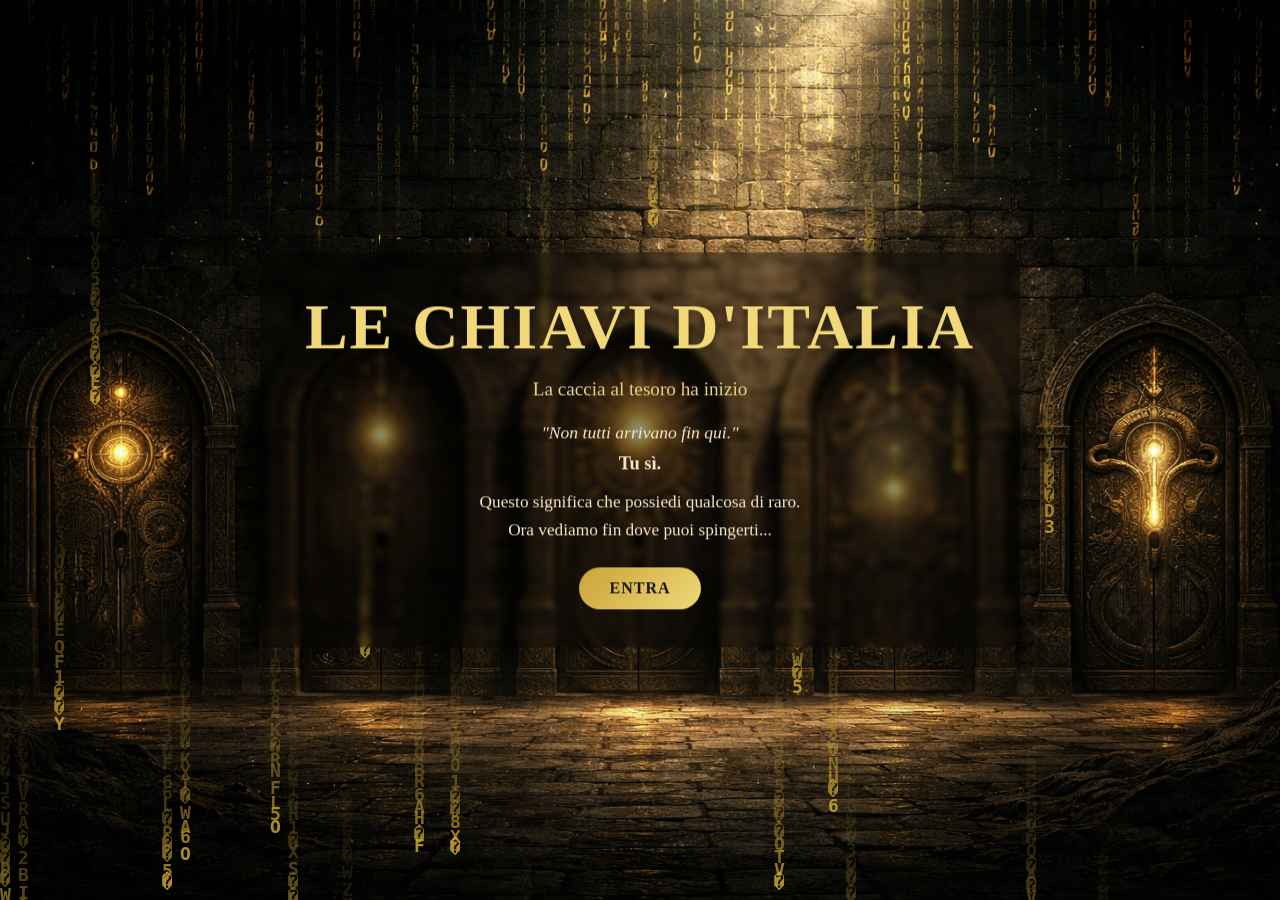
<file: index.html>
<!DOCTYPE html>
<html lang="it">
<head>
  <!-- ===== BASE ===== -->
  <meta charset="UTF-8">
  <meta name="viewport" content="width=device-width, initial-scale=1.0">
  <title>Le Chiavi d'Italia</title>

  <!-- ===== CSS ===== -->
  <link rel="stylesheet" href="style.css">
</head>

<body class="home">

  <!-- ===== SFONDO PORTONI ===== -->
  <img src="file_00000000813471f485af95f5decb4fe4.png" class="bg" alt="Portoni">

  <!-- ===== PIOGGIA DI CARATTERI ===== -->
  <canvas id="matrix"></canvas>

  <!-- ===== FINESTRA CENTRALE ===== -->
  <div class="overlay">
    <h1>LE CHIAVI D'ITALIA</h1>
    <p class="subtitle">La caccia al tesoro ha inizio</p>
    <p class="quote">"Non tutti arrivano fin qui."</p>
    <p class="bold">Tu sì.</p>
    <p class="desc">
      Questo significa che possiedi qualcosa di raro.<br>
      Ora vediamo fin dove puoi spingerti...
    </p>
    <a href="#" class="btn" id="entraBtn">ENTRA</a>

<div class="codice-box" id="codiceBox">
  <input type="text" id="codiceInput" placeholder="Codice" maxlength="4" autocomplete="off">
</div>
  </div>

  <!-- ===== SCRIPT PIOGGIA ORO ===== -->
  <script>
    const canvas = document.getElementById("matrix");
    const ctx = canvas.getContext("2d");

    const letters = "𓂀𓆣𓅓𓋹𓃭𓂋𓁹𓆑𓊃𓏏𓈖𓍿ABCDEFGHIJKLMNOPQRSTUVWXYZ0123456789";
    const fontSize = 18;
    let columns = 0;
    let drops = [];

    function setCanvasSize() {
      canvas.width = window.innerWidth;
      canvas.height = window.innerHeight;
    }

    function createDrops() {
      columns = Math.floor(canvas.width / fontSize);
      drops = [];

      for (let i = 0; i < columns; i++) {
        if (Math.random() > 0.65) {
          drops[i] = Math.random() * canvas.height / fontSize;
        } else {
          drops[i] = -100;
        }
      }
    }

    function draw() {
      /* svanisce solo quello già disegnato sul canvas */
      ctx.globalCompositeOperation = "destination-out";
      ctx.fillStyle = "rgba(0, 0, 0, 0.14)";
      ctx.fillRect(0, 0, canvas.width, canvas.height);

      /* torna al disegno normale */
      ctx.globalCompositeOperation = "source-over";

      ctx.fillStyle = "rgba(212, 175, 55, 0.78)";
      ctx.shadowColor = "rgba(212, 175, 55, 0.12)";
      ctx.shadowBlur = 1;
      ctx.font = "bold " + fontSize + "px monospace";

      for (let i = 0; i < drops.length; i++) {
        if (drops[i] < 0) {
          if (Math.random() > 0.997) {
            drops[i] = 0;
          }
          continue;
        }

        const text = letters.charAt(Math.floor(Math.random() * letters.length));
        const x = i * fontSize;
        const y = drops[i] * fontSize;

        ctx.fillText(text, x, y);

        if (y > canvas.height && Math.random() > 0.985) {
          if (Math.random() > 0.55) {
            drops[i] = 0;
          } else {
            drops[i] = -100;
          }
        } else {
          drops[i] += 0.55 + Math.random() * 0.45;
        }
      }
    }

    setCanvasSize();
    createDrops();
    setInterval(draw, 55);

    window.addEventListener("resize", () => {
      setCanvasSize();
      createDrops();
    });
  </script>

</body>
</html>
</file>
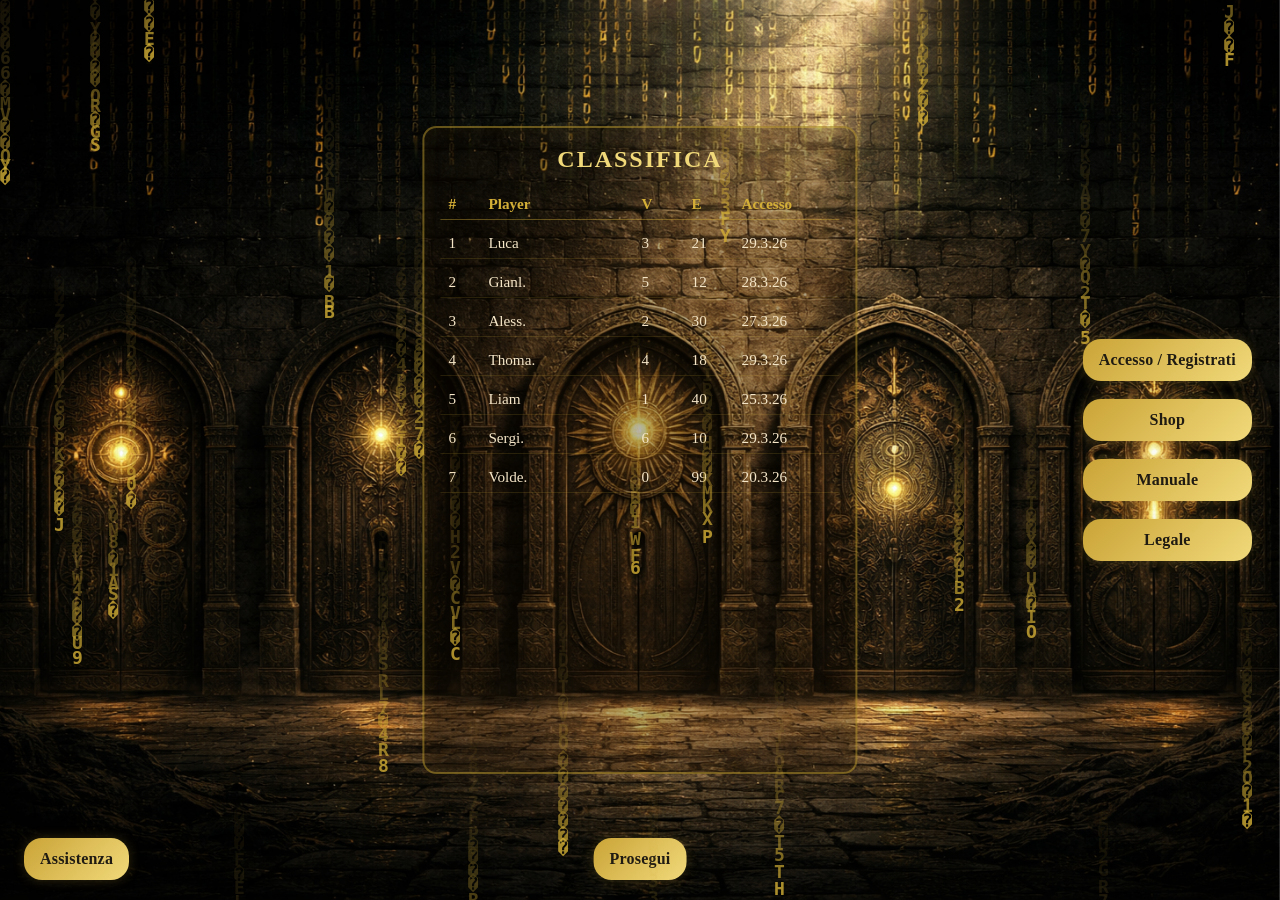
<file: hub.html>
<!DOCTYPE html>
<html lang="it">
<head>
  <!-- ===== BASE HUB ===== -->
  <meta charset="UTF-8">
  <meta name="viewport" content="width=device-width, initial-scale=1.0">
  <title>Hub - Le Chiavi d'Italia</title>

  <!-- ===== CSS ===== -->
  <link rel="stylesheet" href="style.css">
</head>

<body class="hub-page">

  <!-- ===== SFONDO PORTONI ===== -->
  <img src="file_00000000813471f485af95f5decb4fe4.png" class="bg" alt="Portoni">

  <!-- ===== PIOGGIA DI CARATTERI ===== -->
  <canvas id="matrix"></canvas>

  <!-- ===== FINESTRA CENTRALE HUB ===== -->
  <div class="hub-shell">

    <!-- ===== CLASSIFICA CENTRALE ===== -->
    <div class="hub-center">
      <div class="classifica-box">
        <h2>CLASSIFICA</h2>

        <div class="classifica-lista">
          <div class="riga header">
            <span>#</span>
            <span>Player</span>
            <span>V</span>
            <span>E</span>
            <span>Accesso</span>
          </div>

          <div class="riga"><span>1</span><span>Luca</span><span>3</span><span>21</span><span>29.3.26</span></div>
          <div class="riga"><span>2</span><span>Gianluca</span><span>5</span><span>12</span><span>28.3.26</span></div>
          <div class="riga"><span>3</span><span>Alessandro</span><span>2</span><span>30</span><span>27.3.26</span></div>
          <div class="riga"><span>4</span><span>Thomas</span><span>4</span><span>18</span><span>29.3.26</span></div>
          <div class="riga"><span>5</span><span>Liam</span><span>1</span><span>40</span><span>25.3.26</span></div>
          <div class="riga"><span>6</span><span>Sergio</span><span>6</span><span>10</span><span>29.3.26</span></div>
          <div class="riga"><span>7</span><span>Voldemort</span><span>0</span><span>99</span><span>20.3.26</span></div>
        </div>
      </div>
    </div>

    <!-- ===== MENU DESTRA ===== -->
  <div class="hub-right">
  <a href="accesso.html" class="hub-btn menu-btn">Accesso / Registrati</a>
  <a href="shop.html" class="hub-btn menu-btn">Shop</a>
  <a href="manuale.html" class="hub-btn menu-btn">Manuale</a>
  <a href="legale.html" class="hub-btn menu-btn">Legale</a>
</div>
    <!-- ===== BASSO HUB ===== -->
    <div class="hub-bottom">
      <a href="#" class="hub-btn assistenza-btn">Assistenza</a>
      <a href="#" class="hub-btn prosegui-btn">Prosegui</a>
    </div>

  </div>

  <!-- ===== SCRIPT TAGLIO NOMI ===== -->
  <script>
    document.querySelectorAll('.riga').forEach((riga, index) => {
      if (index === 0) return; // salta header

      const nome = riga.children[1];
      if (!nome) return;

      let testo = nome.textContent.trim();

      if (testo.length > 5) {
        nome.textContent = testo.substring(0, 5) + '.';
      }
    });
  </script>

  <!-- ===== SCRIPT PIOGGIA ORO ===== -->
  <script>
    const canvas = document.getElementById("matrix");
    const ctx = canvas.getContext("2d");

    const letters = "𓂀𓆣𓅓𓋹𓃭𓂋𓁹𓆑𓊃𓏏𓈖𓍿ABCDEFGHIJKLMNOPQRSTUVWXYZ0123456789";
    const fontSize = 18;
    let columns = 0;
    let drops = [];

    function setCanvasSize() {
      canvas.width = window.innerWidth;
      canvas.height = window.innerHeight;
    }

    function createDrops() {
      columns = Math.floor(canvas.width / fontSize);
      drops = [];

      for (let i = 0; i < columns; i++) {
        if (Math.random() > 0.65) {
          drops[i] = Math.random() * canvas.height / fontSize;
        } else {
          drops[i] = -100;
        }
      }
    }

    function draw() {
      ctx.globalCompositeOperation = "destination-out";
      ctx.fillStyle = "rgba(0, 0, 0, 0.14)";
      ctx.fillRect(0, 0, canvas.width, canvas.height);

      ctx.globalCompositeOperation = "source-over";

      ctx.fillStyle = "rgba(212, 175, 55, 0.78)";
      ctx.shadowColor = "rgba(212, 175, 55, 0.12)";
      ctx.shadowBlur = 1;
      ctx.font = "bold " + fontSize + "px monospace";

      for (let i = 0; i < drops.length; i++) {
        if (drops[i] < 0) {
          if (Math.random() > 0.997) {
            drops[i] = 0;
          }
          continue;
        }

        const text = letters.charAt(Math.floor(Math.random() * letters.length));
        const x = i * fontSize;
        const y = drops[i] * fontSize;

        ctx.fillText(text, x, y);

        if (y > canvas.height && Math.random() > 0.985) {
          if (Math.random() > 0.55) {
            drops[i] = 0;
          } else {
            drops[i] = -100;
          }
        } else {
          drops[i] += 0.55 + Math.random() * 0.45;
        }
      }
    }

    setCanvasSize();
    createDrops();
    setInterval(draw, 55);

    window.addEventListener("resize", () => {
      setCanvasSize();
      createDrops();
    });
  </script>

</body>
</html>
</file>
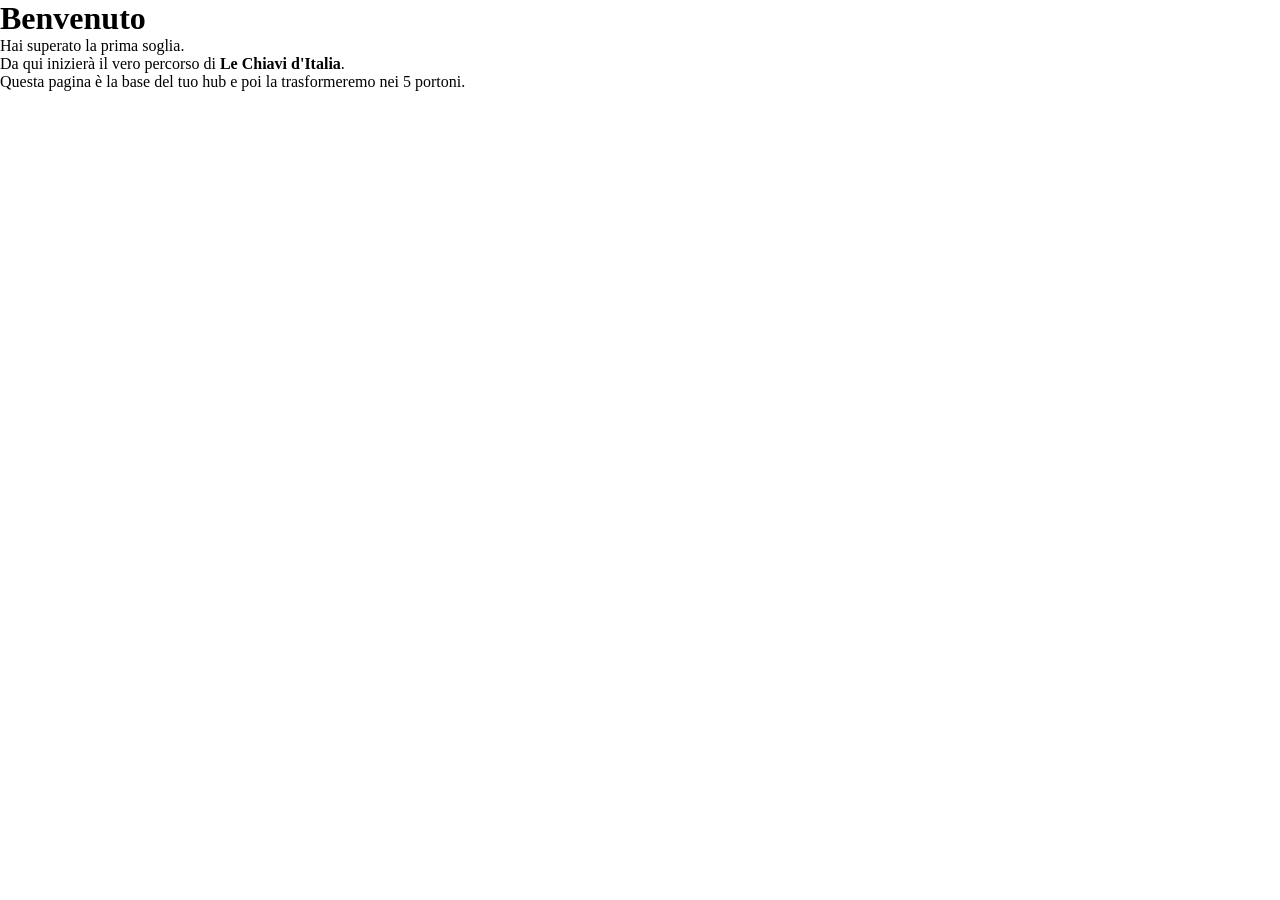
<file: hud.html>
<!DOCTYPE html>
<html lang="it">
<head>
  <meta charset="UTF-8">
  <meta name="viewport" content="width=device-width, initial-scale=1.0">
  <title>Hub - Le Chiavi d'Italia</title>
  <link rel="stylesheet" href="style.css">
</head>
<body class="hub-page">

  <div class="hub-box">
    <h1>Benvenuto</h1>
    <p>Hai superato la prima soglia.</p>
    <p>Da qui inizierà il vero percorso di <strong>Le Chiavi d'Italia</strong>.</p>
    <p>Questa pagina è la base del tuo hub e poi la trasformeremo nei 5 portoni.</p>
  </div>

</body>
</html>
</file>
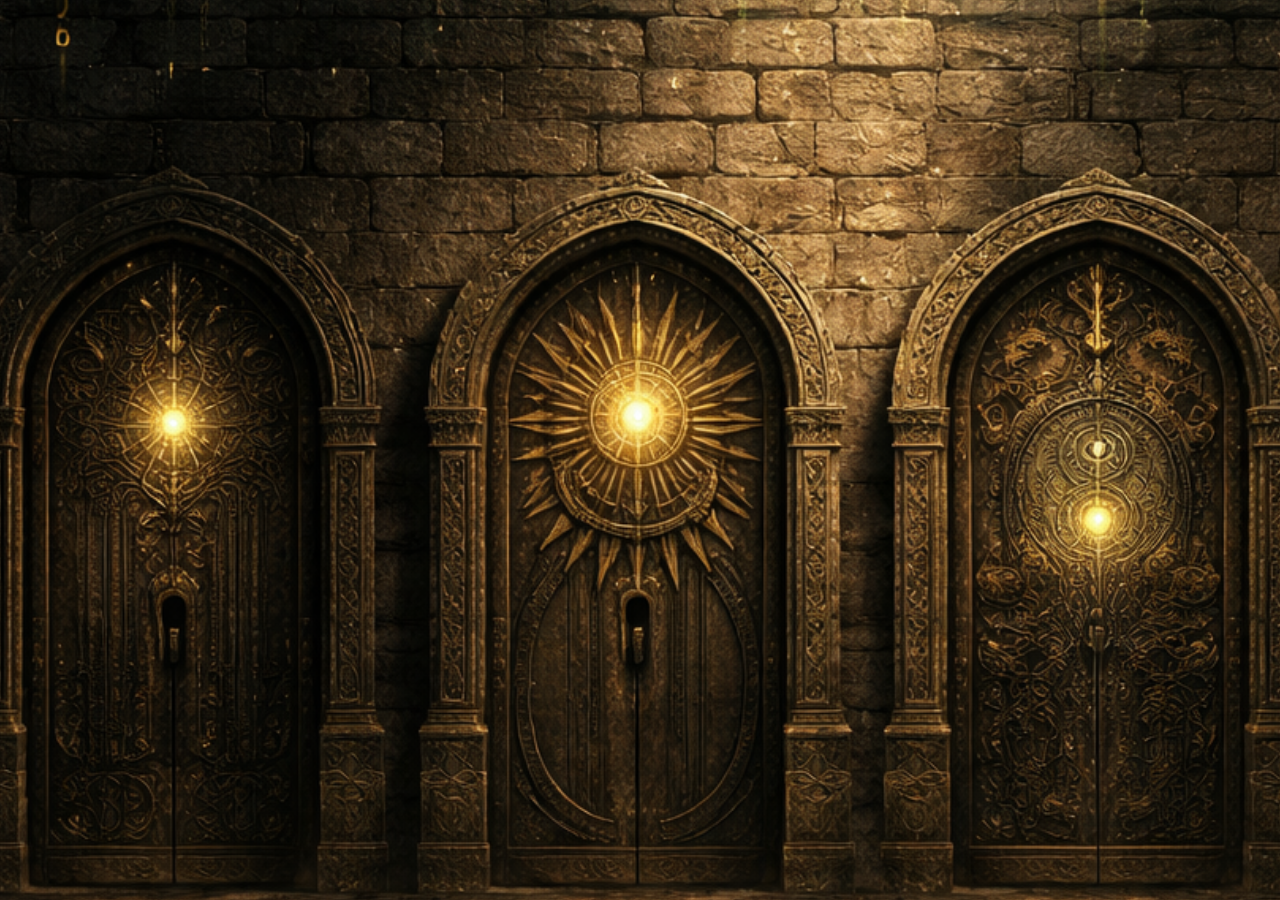
<file: intro-video.html>
<!DOCTYPE html>
<html lang="it">
<head>
  <meta charset="UTF-8">
  <meta name="viewport" content="width=device-width, initial-scale=1.0">
  <title>Intro Porta</title>

  <style>
    body {
      margin: 0;
      overflow: hidden;
      background: black;
      font-family: Georgia, serif;
    }

    .scene {
      width: 100vw;
      height: 100vh;
      overflow: hidden;
      position: relative;
      background: black;
    }

    .porta {
      width: 100%;
      height: 100%;
      object-fit: cover;
      transform: scale(1);
      animation: zoomPorta 8s ease forwards;
      display: block;
    }

    @keyframes zoomPorta {
      0% { transform: scale(1); }
      100% { transform: scale(1.8); }
    }

    .messaggio {
      position: absolute;
      top: 78%;
      left: 50%;
      transform: translateX(-50%);
      color: gold;
      font-size: 20px;
      text-align: center;
      text-shadow: 0 0 10px rgba(255,215,0,0.7);
      opacity: 0;
      transition: opacity 1s ease;
      z-index: 1000;
      width: 90%;
      max-width: 520px;
    }

    .codice-box {
      position: absolute;
      top: 68%;
      left: 50%;
      transform: translate(-50%, -50%);
      display: flex;
      gap: 10px;
      opacity: 0;
      transition: opacity 1s ease;
      z-index: 1000;
    }

    .codice-input {
      width: 52px;
      height: 58px;
      text-align: center;
      font-size: 26px;
      font-weight: bold;
      border-radius: 10px;
      border: none;
      outline: none;
      background: rgba(255,255,255,0.95);
      color: #1a1a1a;
    }

    .entra-btn {
      position: absolute;
      top: 88%;
      left: 50%;
      transform: translateX(-50%);
      padding: 12px 24px;
      font-size: 18px;
      font-weight: bold;
      border: none;
      border-radius: 10px;
      background: gold;
      color: black;
      cursor: pointer;
      opacity: 0;
      transition: opacity 1s ease;
      z-index: 1000;
    }
  </style>
</head>

<body>

  <div class="scene">
    <img src="file_00000000813471f485af95f5decb4fe4.png" class="porta" alt="Portoni">

    <div class="messaggio" id="messaggio">
      Inserisci il codice per oltrepassare la prima soglia
    </div>

    <div class="codice-box" id="codiceBox">
      <input class="codice-input" type="text" maxlength="1" id="c1">
      <input class="codice-input" type="text" maxlength="1" id="c2">
      <input class="codice-input" type="text" maxlength="1" id="c3">
      <input class="codice-input" type="text" maxlength="1" id="c4">
    </div>

    <button class="entra-btn" id="entraBtn" onclick="verificaCodice()">Entra</button>
  </div>

  <script>
    const codiceCorretto = "123A";
    setTimeout(() => {
  document.getElementById("entraBtn").style.opacity = "1";
}, 8000);
    
   window.onload = function () {
      setTimeout(() => {
        document.getElementById("messaggio").style.opacity = "1";
      }, 7000);

      setTimeout(() => {
        document.getElementById("codiceBox").style.opacity = "1";
      }, 8000);

      setTimeout(() => {
        document.getElementById("entraBtn").style.opacity = "1";
      }, 8000);
    };

    const inputs = document.querySelectorAll(".codice-input");

    inputs.forEach((input, index) => {
      input.addEventListener("input", () => {
        input.value = input.value.toUpperCase();
        if (input.value.length === 1 && index < inputs.length - 1) {
          inputs[index + 1].focus();
        }
      });

      input.addEventListener("keydown", (e) => {
        if (e.key === "Backspace" && input.value === "" && index > 0) {
          inputs[index - 1].focus();
        }
      });
    });

    function verificaCodice() {
      const codiceInserito =
        document.getElementById("c1").value +
        document.getElementById("c2").value +
        document.getElementById("c3").value +
        document.getElementById("c4").value;

      if (codiceInserito === codiceCorretto) {
        window.location.href = "livello2.html";
      } else {
        alert("Codice errato");
      }
    }
  </script>

</body>
</html>
</file>
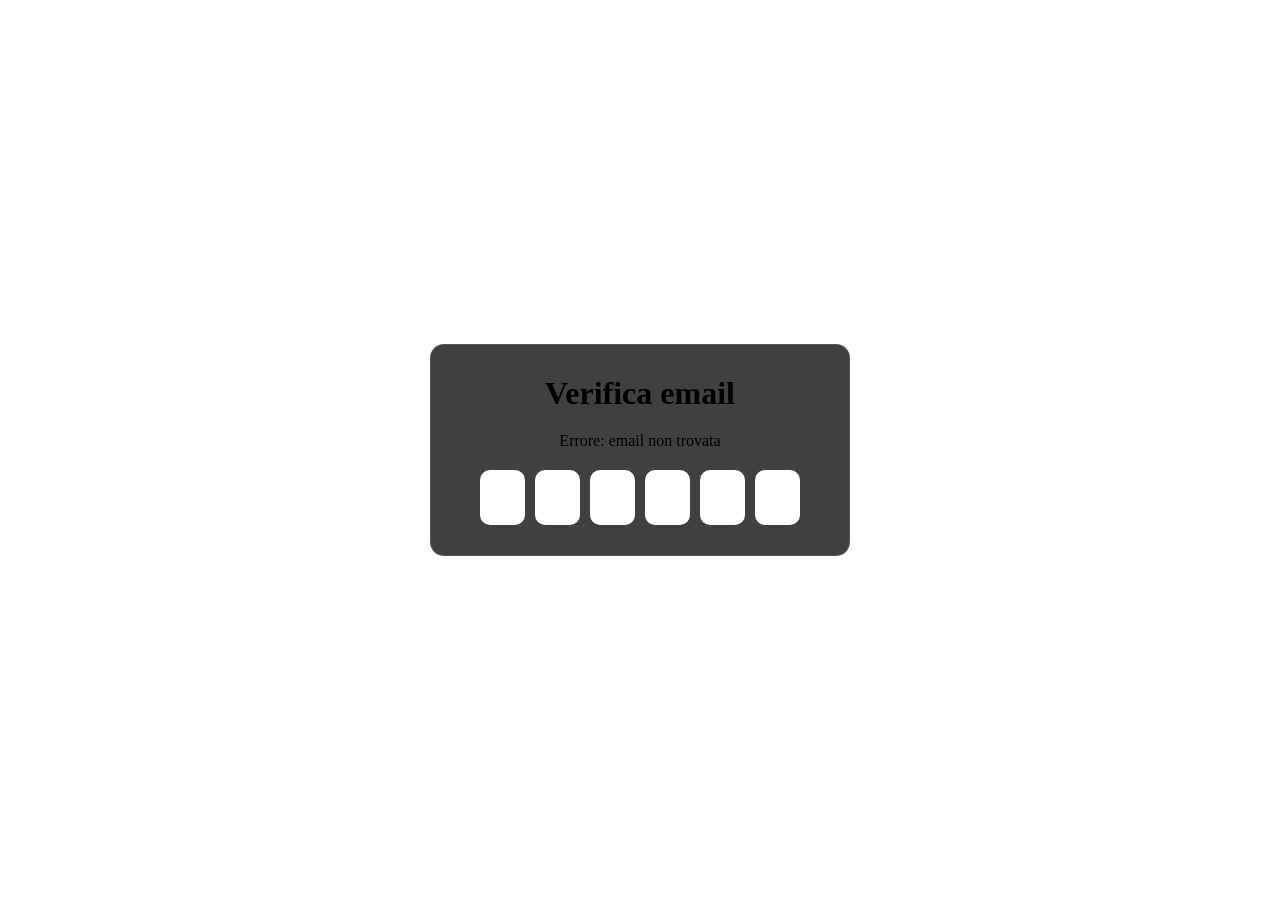
<file: verifica.html>
<!DOCTYPE html>
<html lang="it">
<head>
  <meta charset="UTF-8">
  <meta name="viewport" content="width=device-width, initial-scale=1.0">
  <title>Verifica email</title>
  <link rel="stylesheet" href="style.css">
</head>
<body>

  <div class="box">
    <h1>Verifica email</h1>
    <p id="messaggio"></p>

    <div class="otp-box">
      <input type="text" maxlength="1">
      <input type="text" maxlength="1">
      <input type="text" maxlength="1">
      <input type="text" maxlength="1">
      <input type="text" maxlength="1">
      <input type="text" maxlength="1">
    </div>
  </div>

  <script>
    const email = localStorage.getItem("emailRegistrazione");
    const messaggio = document.getElementById("messaggio");

    if (email) {
      messaggio.innerText = "Ti abbiamo inviato un codice a: " + email;
    } else {
      messaggio.innerText = "Errore: email non trovata";
    }
  </script>

</body>
</html>
</file>
<file: style.css>
/* ===== RESET BASE ===== */
* {
  margin: 0;
  padding: 0;
  box-sizing: border-box;
}

/* ===== PAGINA ===== */
.home {
  width: 100vw;
  height: 100vh;
  overflow: hidden;
  background: #000;
  position: relative;
  font-family: Georgia, serif;
}

/* ===== IMMAGINE SFONDO ===== */
.bg {
  position: fixed;
  inset: 0;
  width: 100%;
  height: 100%;
  object-fit: cover;
  display: block;
  z-index: 0;
}

/* ===== CANVAS PIOGGIA ===== */
#matrix {
  position: fixed;
  inset: 0;
  width: 100%;
  height: 100%;
  display: block;
  z-index: 1;
  background: transparent;
  pointer-events: none;
}

/* ===== FINESTRA CENTRALE HOME ===== */
.overlay {
  position: absolute;
  z-index: 2;
  top: 50%;
  left: 50%;
  transform: translate(-50%, -50%);
  text-align: center;
  color: #f5e6c8;
  padding: 38px 32px;
  border-radius: 14px;
  background: rgba(0, 0, 0, 0.45);
  backdrop-filter: blur(3px);
  width: min(90vw, 760px);
  box-shadow: 0 0 24px rgba(0, 0, 0, 0.35);
}

/* ===== TITOLO HOME ===== */
.overlay h1 {
  font-size: clamp(2rem, 5vw, 4rem);
  margin-bottom: 14px;
  letter-spacing: 2px;
  color: #f1d97a;
  text-shadow: 0 0 8px rgba(0, 0, 0, 0.35);
}

/* ===== TESTI HOME ===== */
.subtitle {
  font-size: 1.2rem;
  margin-bottom: 22px;
  color: #e8d28b;
}

.quote {
  font-style: italic;
  margin-bottom: 10px;
  font-size: 1.1rem;
}

.bold {
  font-weight: bold;
  margin-bottom: 14px;
  font-size: 1.15rem;
}

.desc {
  margin-bottom: 24px;
  line-height: 1.6;
  font-size: 1.08rem;
}

/* ===== BOTTONE HOME ===== */
.btn {
  display: inline-block;
  padding: 12px 30px;
  border-radius: 30px;
  background: linear-gradient(135deg, #caa437, #f1d97a);
  color: #151515;
  text-decoration: none;
  font-weight: bold;
  letter-spacing: 1px;
  transition: transform 0.25s ease, box-shadow 0.25s ease;
  animation: pulseGlow 2.5s infinite;
}

.btn:hover {
  transform: scale(1.06);
  box-shadow: 0 0 14px rgba(212, 175, 55, 0.35);
}

/* ===== ANIMAZIONE HOME ===== */
@keyframes pulseGlow {
  0% {
    box-shadow:
      0 0 10px rgba(212, 175, 55, 0.4),
      0 0 20px rgba(212, 175, 55, 0.25);
  }
  50% {
    box-shadow:
      0 0 30px rgba(212, 175, 55, 0.9),
      0 0 60px rgba(212, 175, 55, 0.6),
      0 0 90px rgba(212, 175, 55, 0.4);
  }
  100% {
    box-shadow:
      0 0 10px rgba(212, 175, 55, 0.4),
      0 0 20px rgba(212, 175, 55, 0.25);
  }
}

/* ===== HUB GRANDE FINESTRA ===== */
.hub-overlay {
  position: absolute;
  z-index: 2;
  top: 35%;
  left: 50%;
  transform: translate(-50%, -50%);
  width: min(92vw, 1200px);
  height: min(82vh, 700px);
  background: rgba(0, 0, 0, 0.42);
  backdrop-filter: blur(4px);
  border: 1px solid rgba(212, 175, 55, 0.18);
  border-radius: 18px;
  box-shadow: 0 0 30px rgba(0, 0, 0, 0.35);
  color: #f5e6c8;
}

/* ===== SOCIAL HUB ===== */
.hub-social {
  position: absolute;
  top: 60px;
  right: 20px;
  display: flex;
  gap: 10px;
}

.hub-social a {
  color: #d4af37;
  text-decoration: none;
  font-weight: bold;
  font-size: 0.95rem;
  opacity: 0.9;
}

/* ===== BLOCCO SINISTRA HUB ===== */
.hub-left {
  position: absolute;
  top: 40px;
  left: 30px;
  width: 24%;
}

.hub-left h1 {
  font-size: clamp(1.8rem, 3vw, 3rem);
  color: #f1d97a;
  line-height: 1.1;
  margin-bottom: 18px;
  text-shadow: 0 0 10px rgba(0, 0, 0, 0.35);
}

.hub-left p {
  color: #e8d28b;
  margin-bottom: 10px;
  line-height: 1.5;
}

/* ===== BLOCCO CENTRALE HUB ===== */
.hub-center {
  position: absolute;
  top: 50%;
  left: 50%;
  transform: translate(-50%, -50%);
  width: 34%;
  height: 72%;
  display: flex;
  align-items: center;
  justify-content: center;
}

.classifica-box {
  width: 100%;
  height: 100%;
  background: rgba(20, 10, 0, 0.3);
  border: 2px solid rgba(212, 175, 55, 0.45);
  border-radius: 14px;
  padding: 18px 16px;
  box-shadow: inset 0 0 18px rgba(212, 175, 55, 0.08);
  overflow: hidden;
}

.classifica-box h2 {
  text-align: center;
  color: #f1d97a;
  letter-spacing: 2px;
  margin-bottom: 16px;
}

.classifica-lista {
  display: flex;
  flex-direction: column;
  gap: 8px;
}

.riga {
  display: grid;
  grid-template-columns: 40px 1fr 50px 50px 90px;
  align-items: center;
  padding: 6px 8px;
  border-bottom: 1px solid rgba(212, 175, 55, 0.15);
  color: #f5e6c8;
  font-size: 0.95rem;
}
.riga.header {
  font-weight: bold;
  color: #d4af37;
  border-bottom: 1px solid rgba(212, 175, 55, 0.4);
}

/* ===== BLOCCO DESTRA HUB ===== */
.hub-right {
  position: absolute;
  top: 50%;
  right: 28px;
  transform: translateY(-50%);
  display: flex;
  flex-direction: column;
  gap: 18px;
}

/* ===== BASSO HUB ===== */
.hub-bottom {
  position: absolute;
  left: 0;
  bottom: 20px;
  width: 100%;
  height: 60px;
}

.assistenza-btn {
  position: absolute;
  left: 24px;
  bottom: 0;
}

.prosegui-btn {
  position: absolute;
  left: 50%;
  bottom: 0;
  transform: translateX(-50%);
}
.prosegui-btn:hover {
  transform: translateX(-50%) scale(1.06) !important;
}

/* ===== BOTTONI HUB ===== */
.hub-btn {
  display: inline-flex;
  align-items: center;
  justify-content: center;
  min-height: 42px;
  padding: 10px 16px;
  border-radius: 18px;
  background: linear-gradient(135deg, #caa437, #f1d97a);
  color: #1f1a12;
  text-decoration: none;
  font-weight: bold;
  letter-spacing: 0.2px;

  box-shadow: 0 0 12px rgba(202, 164, 55, 0.24);

  transition: 
    transform 0.18s ease,
    box-shadow 0.18s ease;
}

/* ===== EFFETTO CALAMITA UGUALE PER TUTTI ===== */
.hub-btn:hover {
  transform: scale(1.08);
  box-shadow:
    0 0 18px rgba(202, 164, 55, 0.6),
    0 0 30px rgba(202, 164, 55, 0.4);
}

/* ===== CLICK ===== */
.hub-btn:active {
  transform: scale(0.96);
}
/* ===== LOGIN / REGISTRATI ===== */
.login-page {
  margin: 0;
  min-height: 100vh;
  overflow: hidden;
  background: #000;
  font-family: Georgia, serif;
  position: relative;
}

.login-shell {
  position: relative;
  z-index: 2;
  width: min(94vw, 1100px);
  margin: 8px auto;
  padding: 24px;
}

.login-title-box {
  text-align: center;
  margin-bottom: 26px;
  color: #f1d97a;
}

.login-title-box h1 {
  font-size: clamp(2rem, 4vw, 3.4rem);
  margin-bottom: 10px;
  letter-spacing: 1px;
}

.login-title-box p {
  color: #e5cf86;
  font-size: 1.05rem;
}

.login-columns {
  display: grid;
  grid-template-columns: 1fr 1fr;
  gap: 24px;
}

.login-card {
  background: rgba(15, 10, 0, 0.72);
  border: 1px solid rgba(212, 175, 55, 0.3);
  border-radius: 16px;
  padding: 22px;
  backdrop-filter: blur(4px);
  box-shadow: 0 0 18px rgba(0, 0, 0, 0.28);
}

.login-card h2 {
  color: #f1d97a;
  text-align: center;
  margin-bottom: 18px;
}

.login-card label {
  display: block;
  margin-bottom: 6px;
  color: #ead9a2;
  font-size: 0.95rem;
}

.login-card input {
  width: 100%;
  padding: 12px 14px;
  margin-bottom: 16px;
  border-radius: 12px;
  border: 1px solid rgba(212, 175, 55, 0.25);
  background: rgba(255, 248, 220, 0.9);
  color: #2a2115;
  font-size: 0.96rem;
  outline: none;
}

.login-card input:focus {
  border-color: rgba(212, 175, 55, 0.8);
  box-shadow: 0 0 10px rgba(212, 175, 55, 0.18);
}

.login-btn {
  display: inline-flex;
  justify-content: center;
  align-items: center;
  width: 100%;
  min-height: 44px;
  padding: 10px 16px;
  border-radius: 18px;
  background: linear-gradient(135deg, #caa437, #f1d97a);
  color: #1f1a12;
  text-decoration: none;
  font-weight: bold;
  box-shadow: 0 0 12px rgba(202, 164, 55, 0.24);
  transition: transform 0.18s ease, box-shadow 0.18s ease;
}

.login-btn:hover {
  transform: scale(1.03);
  box-shadow:
    0 0 18px rgba(202, 164, 55, 0.6),
    0 0 30px rgba(202, 164, 55, 0.35);
}

.login-back {
  margin-top: 22px;
  text-align: center;
}

@media (max-width: 800px) {
  .login-columns {
    grid-template-columns: 1fr;
  }

  .login-shell {
    width: 94vw;
    margin: 30px auto;
  }
}
/* ===== VERIFICA CODICE ===== */
.verifica-card {
  max-width: 560px;
  margin: 0 auto;
  background: rgba(15, 10, 0, 0.72);
  border: 1px solid rgba(212, 175, 55, 0.3);
  border-radius: 16px;
  padding: 22px;
  backdrop-filter: blur(4px);
  box-shadow: 0 0 18px rgba(0, 0, 0, 0.28);
}

.verifica-card h2 {
  color: #f1d97a;
  text-align: center;
  margin-bottom: 16px;
}

.verifica-messaggio {
  color: #ead9a2;
  text-align: center;
  line-height: 1.6;
  margin-bottom: 20px;
}

.verifica-messaggio strong {
  color: #f1d97a;
}

.codice-wrap {
  display: flex;
  justify-content: center;
  gap: 10px;
  margin-bottom: 22px;
}

.codice-input {
  width: 52px;
  height: 60px;
  text-align: center;
  font-size: 1.4rem;
  font-weight: bold;
  border-radius: 12px;
  border: 1px solid rgba(212, 175, 55, 0.25);
  background: rgba(255, 248, 220, 0.92);
  color: #2a2115;
  outline: none;
}

.codice-input:focus {
  border-color: rgba(212, 175, 55, 0.8);
  box-shadow: 0 0 10px rgba(212, 175, 55, 0.22);
}

.verifica-actions {
  margin-top: 14px;
  text-align: center;
}

.verifica-link {
  color: #f1d97a;
  text-decoration: none;
  font-size: 0.95rem;
}

.verifica-link:hover {
  text-decoration: underline;
}
/* ===== BOX REGISTRAZIONE / VERIFICA ===== */
.box {
  width: 90%;
  max-width: 420px;

  position: absolute;
  top: 50%;
  left: 50%;
  transform: translate(-50%, -50%);

  background: rgba(0,0,0,0.75);
  border: 1px solid rgba(255,255,255,0.12);
  border-radius: 14px;
  padding: 30px;
  text-align: center;
  z-index: 2;
}

/* ===== TITOLI ===== */
.box h1 {
  margin-bottom: 20px;
}

/* ===== INPUT ===== */
.box input {
  width: 100%;
  padding: 14px;
  margin-bottom: 14px;
  border: none;
  border-radius: 10px;
  box-sizing: border-box;
}

/* ===== BOTTONE ===== */
.box button {
  width: 100%;
  padding: 14px;
  border: none;
  border-radius: 10px;
  cursor: pointer;
}

/* ===== OTP ===== */
.otp-box {
  display: flex;
  justify-content: center;
  gap: 10px;
  margin-top: 20px;
}

.otp-box input {
  width: 45px;
  height: 55px;
  text-align: center;
  font-size: 22px;
  margin-bottom: 0;
}
/* ===== INTRO CODICE ===== */
.codice-box {
  position: absolute;
  top: 68%; /* sopra la scritta */
  left: 50%;
  transform: translate(-50%, -50%); /* centratura perfetta */
  display: flex;
  gap: 10px;
  opacity: 0;
  transition: opacity 1s ease;
  z-index: 1000;
}

.codice-box input {
  width: 220px;
  padding: 14px;
  font-size: 22px;
  text-align: center;
  border-radius: 10px;
  border: none;
  outline: none;
  box-sizing: border-box;
}

.codice-box button {
  padding: 14px 24px;
  font-size: 18px;
  font-weight: bold;
  border: none;
  border-radius: 10px;
  background: gold;
  color: black;
  cursor: pointer;
}
.entra-btn {
  position: absolute;
  top: 20%;
  left: 50%;
  transform: translateX(-50%);
  padding: 12px 24px;
  font-size: 18px;
  font-weight: bold;
  border: none;
  border-radius: 10px;
  background: gold;
  color: black;
  cursor: pointer;
  opacity: 1;
  transition: opacity 1s ease;
  z-index: 1000;
}
</file>
